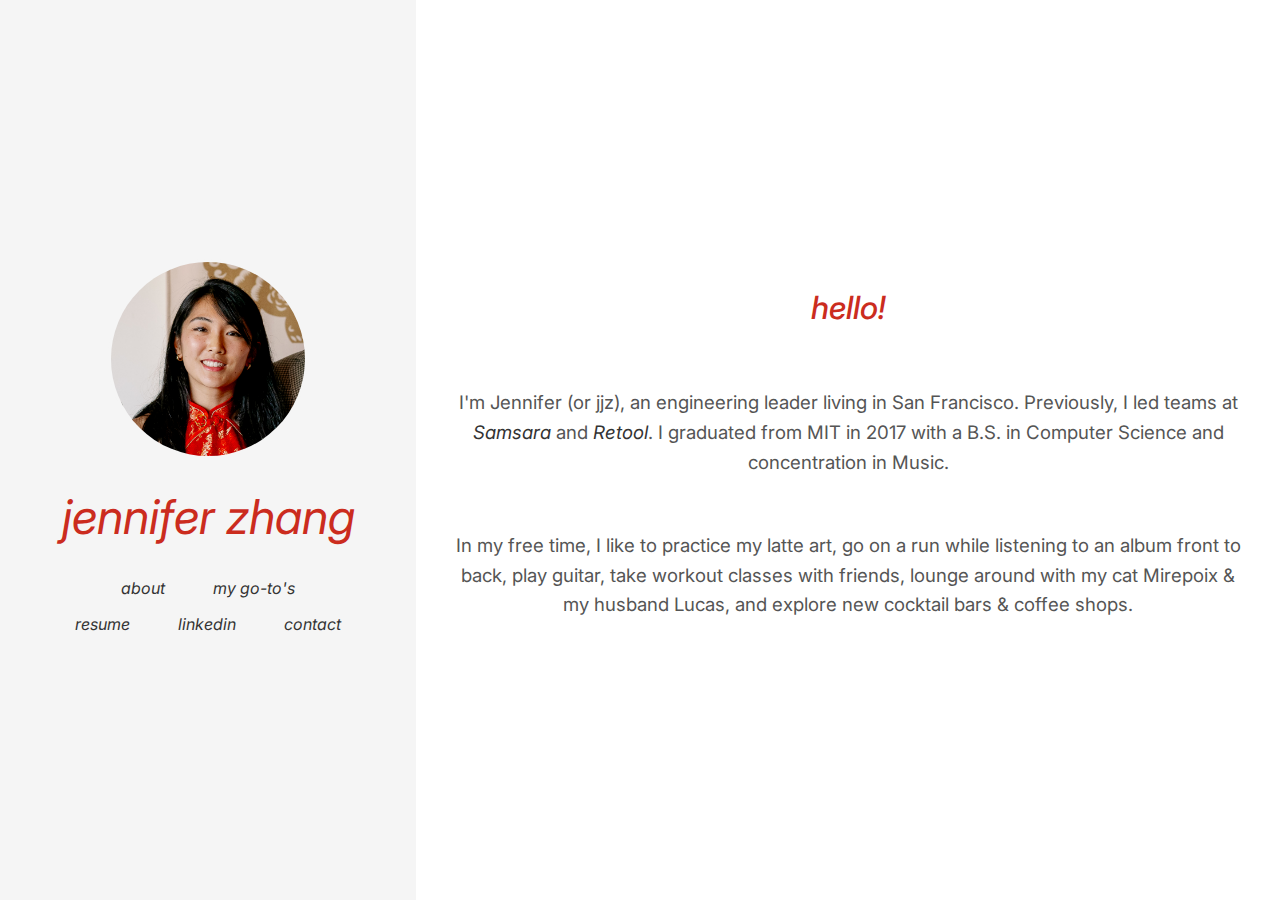
<file: index.html>
<!DOCTYPE html>
<html lang="en">

<head>
  <title>Jennifer Zhang</title>
  <link rel="preconnect" href="https://fonts.googleapis.com">
  <link rel="preconnect" href="https://fonts.gstatic.com" crossorigin>
  <link
    href="https://fonts.googleapis.com/css2?family=Inter:ital,opsz,wght@0,14..32,100..900;1,14..32,100..900&display=swap"
    rel="stylesheet">
  <link href="/style.css" rel="stylesheet">
  <meta name="viewport" content="width=device-width, initial-scale=1">
  <script src="/sidebar.js"></script>
</head>

<body>
  <div id="container">
    <div id="jennifer">
    </div>

    <div id="centered-content">
      <div id="main-content">
        <h2>hello!</h2>
        <p>I'm Jennifer (or jjz), an engineering leader living in San Francisco. Previously, I led teams at
          <a href="https://www.samsara.com" target="_blank">Samsara</a> and <a href="https://retool.com/"
            target="_blank">Retool</a>. I graduated from MIT in 2017 with a B.S. in Computer Science and
          concentration in Music.
        </p>

        <p>In my free time, I like to practice my latte art, go on a run while listening to an album front to back, play
          guitar, take workout classes with friends, lounge around with my cat
          Mirepoix & my husband Lucas, and explore
          new cocktail bars &
          coffee shops.</p>
      </div>
    </div>
  </div>
</body>

</html>
</file>
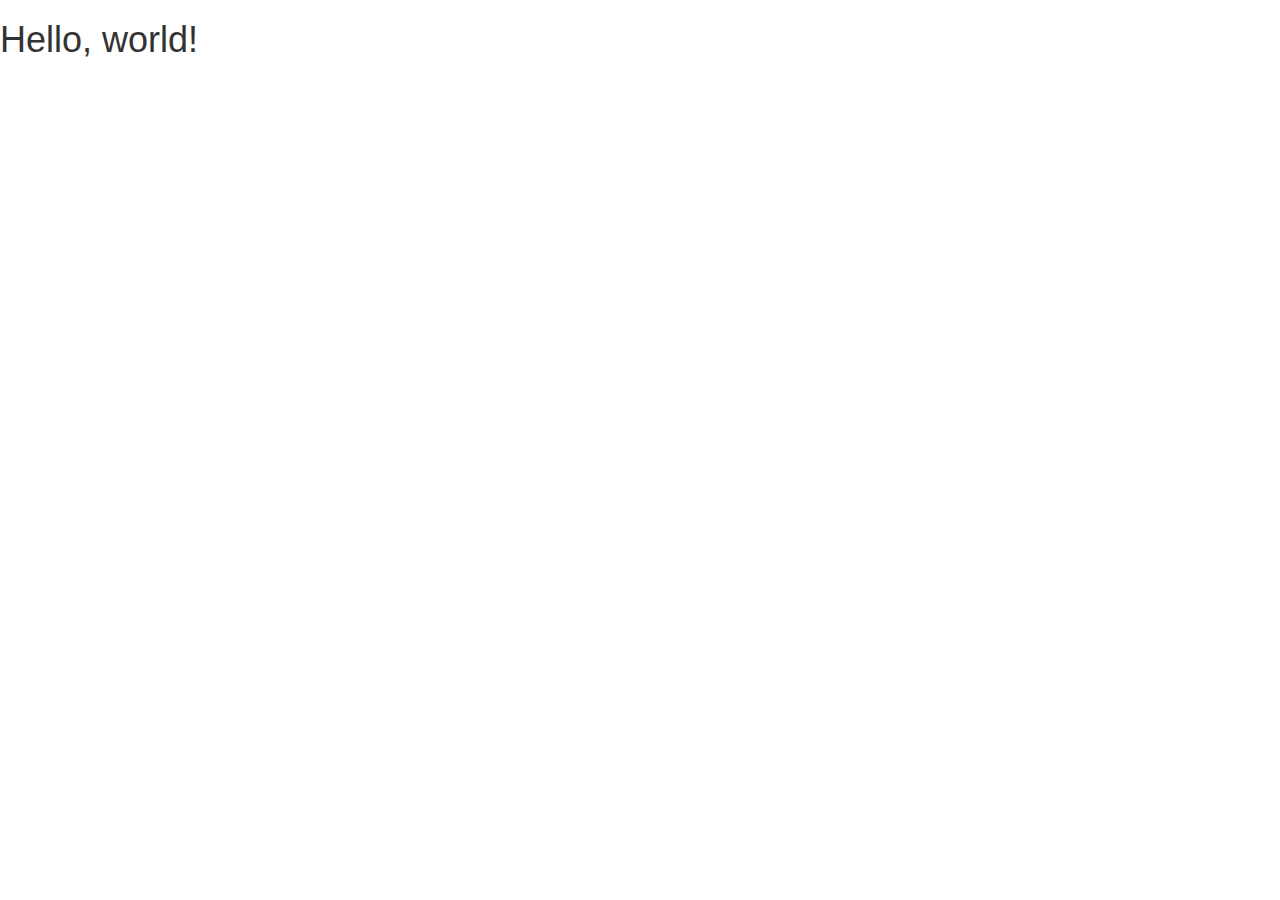
<file: bootstrap-3.1.1-dist/index.html>
<!DOCTYPE html>
<html lang="en">
  <head>
    <meta charset="utf-8">
    <meta http-equiv="X-UA-Compatible" content="IE=edge">
    <meta name="viewport" content="width=device-width, initial-scale=1">
    <title>Bootstrap 101 Template</title>

    <!-- Bootstrap -->
    <link href="css/bootstrap.min.css" rel="stylesheet">

    <!-- HTML5 Shim and Respond.js IE8 support of HTML5 elements and media queries -->
    <!-- WARNING: Respond.js doesn't work if you view the page via file:// -->
    <!--[if lt IE 9]>
      <script src="https://oss.maxcdn.com/libs/html5shiv/3.7.0/html5shiv.js"></script>
      <script src="https://oss.maxcdn.com/libs/respond.js/1.4.2/respond.min.js"></script>
    <![endif]-->
  </head>
  <body>
    <h1>Hello, world!</h1>

    <!-- jQuery (necessary for Bootstrap's JavaScript plugins) -->
    <script src="https://ajax.googleapis.com/ajax/libs/jquery/1.11.0/jquery.min.js"></script>
    <!-- Include all compiled plugins (below), or include individual files as needed -->
    <script src="js/bootstrap.min.js"></script>
  </body>
</html>
</file>
<file: style.css>
html,
body {
	width: 100%;
	height: 100%;
	margin: 0px;
	padding: 0px;
	overflow-x: hidden;
	font-family: "Inter", -apple-system, BlinkMacSystemFont, "Segoe UI", sans-serif;
}

h1 {
	font-family: "Inter", -apple-system, BlinkMacSystemFont, "Segoe UI", sans-serif;
	color: #cb2c1e;
	font-size: 36pt;
	font-style: italic;
	font-weight: 400;
	margin: 0;
	text-transform: lowercase;
}

h2 {
	font-family: "Inter", -apple-system, BlinkMacSystemFont, "Segoe UI", sans-serif;
	color: #cb2c1e;
	font-style: italic;
	font-size: 24pt;
	font-weight: 500;
	text-transform: lowercase;

}

a,
a:visited {
	color: #333;
	font-style: italic;
	text-decoration: none;
}

a:hover {
	color: #b88a14;
}

img {
	width: 200px;
	height: 200px;
	border-radius: 50%;
	border: 3px solid #f5f5f5;
	object-fit: cover;
}

*,
*:before,
*:after {
	-moz-box-sizing: border-box;
	-webkit-box-sizing: border-box;
	box-sizing: border-box;
}

body {
	margin: 0;
	background-color: #ffffff;
}

p {
	line-height: 1.6;
	font-size: 14pt;
	color: #555;
	font-family: "Inter", -apple-system, BlinkMacSystemFont, "Segoe UI", sans-serif;
	font-weight: 400;
}

#container {
	display: flex;
	flex-direction: column;
	min-height: 100vh;
}

#jennifer {
	background-color: #f5f5f5;
	padding: 2em 1.25em;
	display: flex;
	flex-direction: column;
	align-items: center;
	justify-content: center;
	gap: 1.5em;
}

#navigation {
	display: flex;
	flex-direction: row;
	justify-content: center;
	gap: 0.5em;
}

#navigation a {
	padding: 0.5em;
	display: block;
}

#navigation a:hover {
	color: #b88a14;
}

#content {
	padding: 2em 1.25em;
	flex: 1;
	display: flex;
	justify-content: center;
}

#centered-content {
	padding: 2em 1.25em;
	flex: 1;
	display: flex;
	justify-content: center;
	align-items: center;
}

#main-content {
	max-width: 800px;
	width: 100%;
	display: flex;
	text-align: center;
	flex-direction: column;
	align-items: center;
	gap: 1em;
}

#go-tos-content {
	display: flex;
	flex-direction: row;
	flex-wrap: wrap;
	gap: 1em;
}

#city {
	display: flex;
	flex-direction: column;
	align-items: center;
	gap: 1em;
}

#back {
	padding-bottom: 2em;
}

ol {
	text-align: left;
}

/* Desktop layout */
@media screen and (min-width: 47.5em) {
	#container {
		flex-direction: row;
		height: 100vh;
	}

	#jennifer {
		width: 26em;
		min-width: 26em;
		height: 100vh;
		position: fixed;
		left: 0;
		top: 0;
		overflow-y: auto;
	}

	#content {
		margin-left: 26em;
		width: calc(100% - 26em);
		height: 100vh;
		overflow-y: auto;
		padding: 2em;
	}

	#centered-content {
		margin-left: 26em;
		width: calc(100% - 26em);
		height: 100vh;
		overflow-y: auto;
		padding: 2em;
	}

	#main-content {
		width: 100%;
		display: flex;
		flex-direction: column;
		align-items: center;
		gap: 1em;
	}

	#navigation {
		flex-direction: row;
		flex-wrap: wrap;
		justify-content: center;
		gap: 1em;
	}

	#navigation a {
		padding: 0.5em 1em;
	}

}
</file>
